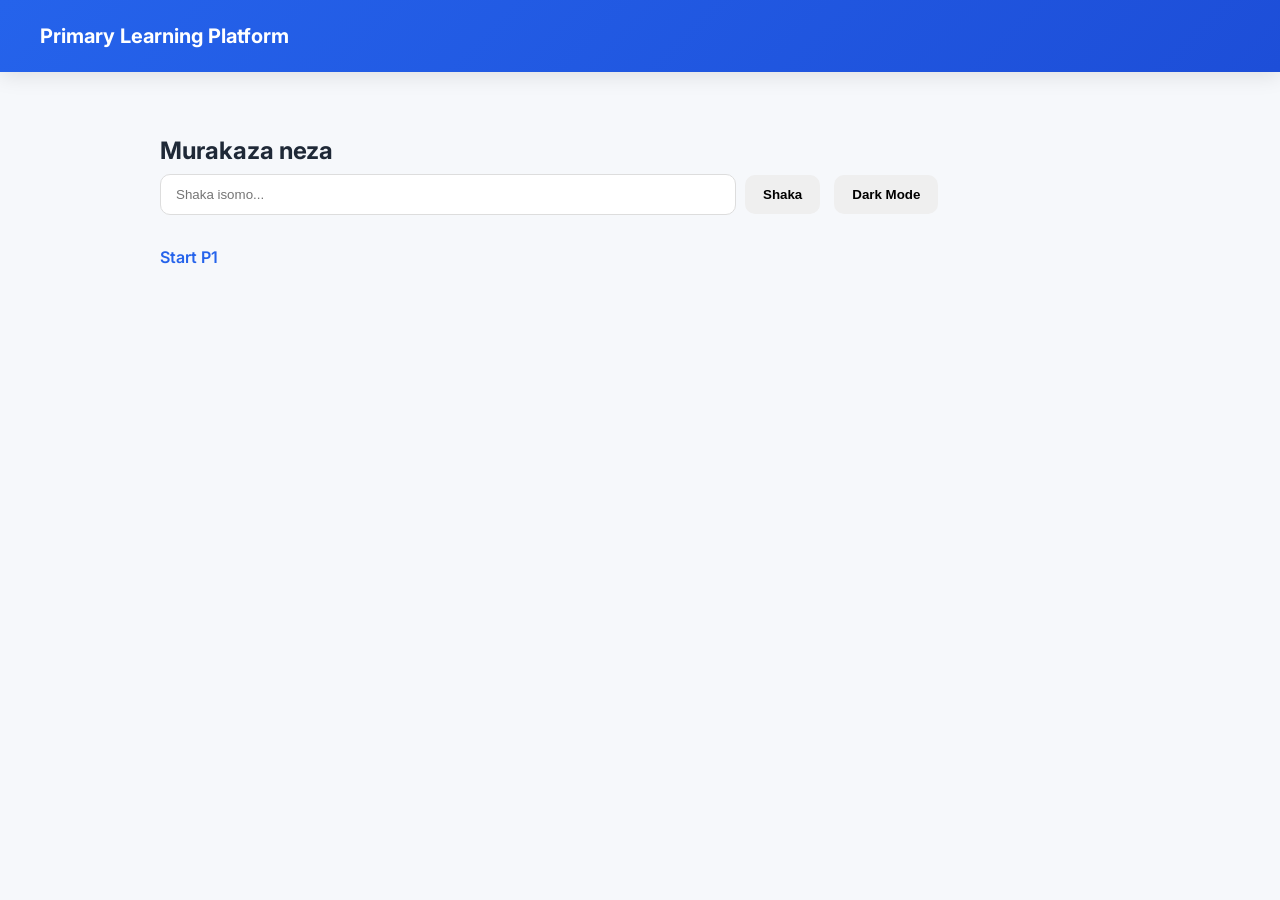
<file: index.html>
<!DOCTYPE html>
<html lang="rw">
<head>
<meta charset="UTF-8">
<meta name="viewport" content="width=device-width, initial-scale=1.0">
<title>Learning Platform</title>
<link rel="stylesheet" href="css/style.css">
</head>
<body>

<header>
<h1>Primary Learning Platform</h1>
</header>

<main>

<h2>Murakaza neza</h2>

<input id="searchInput" placeholder="Shaka isomo...">

<button onclick="searchLesson()">Shaka</button>
<button onclick="toggleDarkMode()">Dark Mode</button>

<br><br>

<a href="classes/p1.html">Start P1</a>

</main>

<script src="js/script.js"></script>

</body>
</html>
</file>
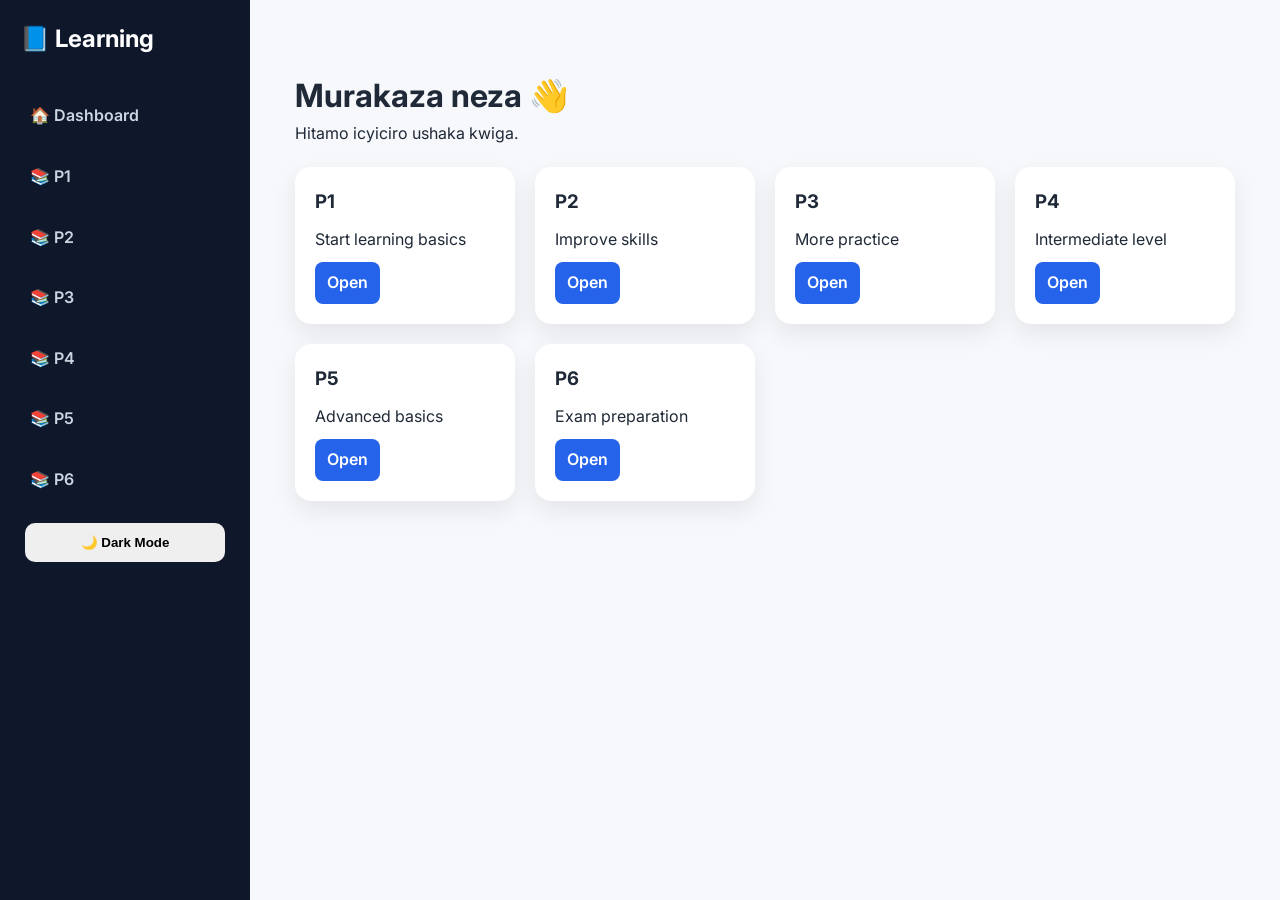
<file: dashboard.html>
<!DOCTYPE html>
<html lang="rw">
<head>
<meta charset="UTF-8">
<meta name="viewport" content="width=device-width, initial-scale=1.0">
<title>Dashboard - Learning Platform</title>

<link rel="stylesheet" href="css/style.css">
</head>

<body>

<div class="layout">

<!-- SIDEBAR -->
<aside class="sidebar">
    <h2>📘 Learning</h2>

    <a href="dashboard.html">🏠 Dashboard</a>
    <a href="classes/p1.html">📚 P1</a>
    <a href="classes/p2.html">📚 P2</a>
    <a href="classes/p3.html">📚 P3</a>
    <a href="classes/p4.html">📚 P4</a>
    <a href="classes/p5.html">📚 P5</a>
    <a href="classes/p6.html">📚 P6</a>

    <button onclick="toggleDarkMode()">🌙 Dark Mode</button>
</aside>

<!-- MAIN CONTENT -->
<main class="dashboard">

    <h1>Murakaza neza 👋</h1>
    <p>Hitamo icyiciro ushaka kwiga.</p>

    <!-- STATS CARDS -->
    <div class="grid">

        <div class="dash-card">
            <h3>P1</h3>
            <p>Start learning basics</p>
            <a href="classes/p1.html">Open</a>
        </div>

        <div class="dash-card">
            <h3>P2</h3>
            <p>Improve skills</p>
            <a href="classes/p2.html">Open</a>
        </div>

        <div class="dash-card">
            <h3>P3</h3>
            <p>More practice</p>
            <a href="classes/p3.html">Open</a>
        </div>

        <div class="dash-card">
            <h3>P4</h3>
            <p>Intermediate level</p>
            <a href="classes/p4.html">Open</a>
        </div>

        <div class="dash-card">
            <h3>P5</h3>
            <p>Advanced basics</p>
            <a href="classes/p5.html">Open</a>
        </div>

        <div class="dash-card">
            <h3>P6</h3>
            <p>Exam preparation</p>
            <a href="classes/p6.html">Open</a>
        </div>

    </div>

</main>

</div>

<script src="js/script.js"></script>

</body>
</html>
</file>
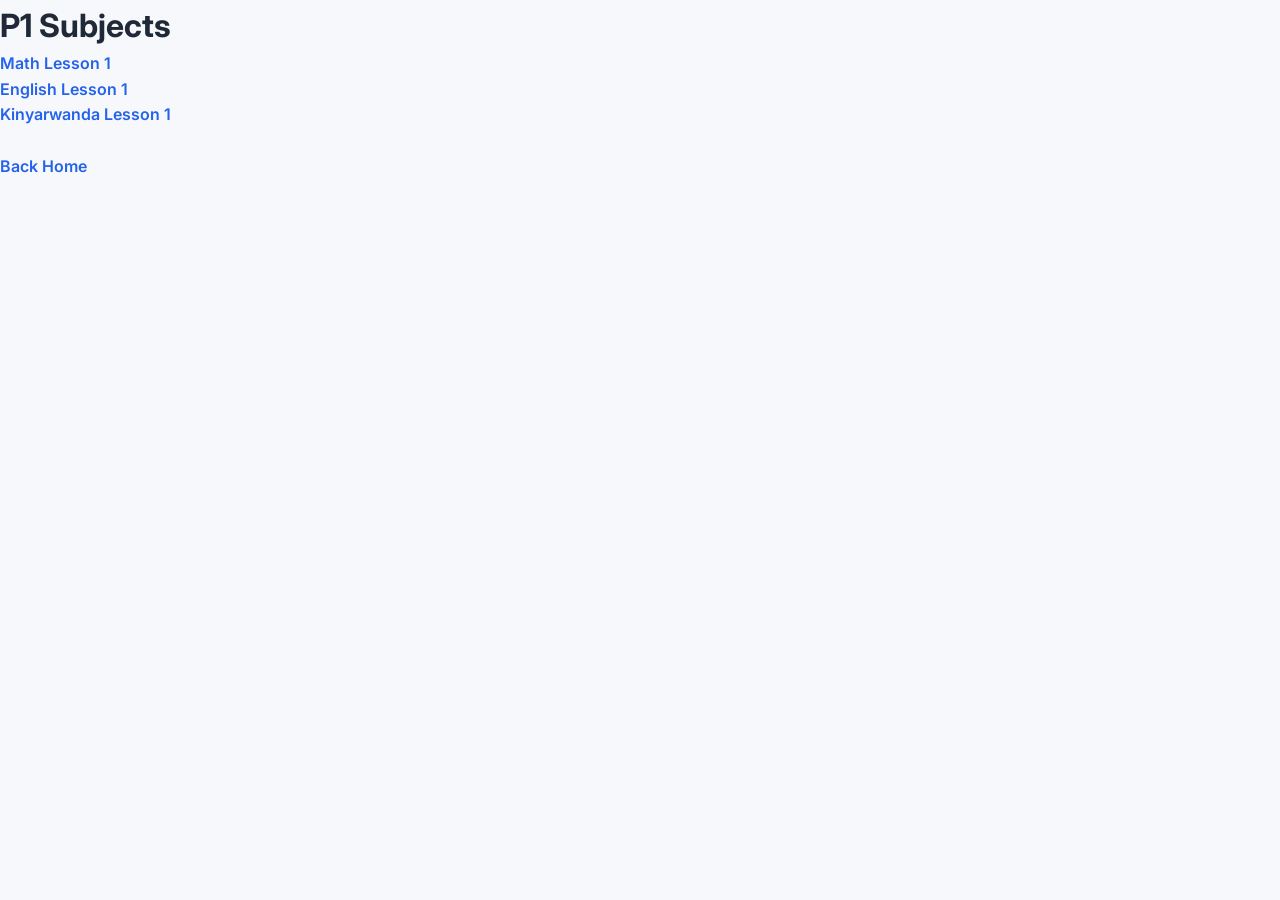
<file: classes/p1.html>
<!DOCTYPE html>
<html lang="rw">
<head>
<meta charset="UTF-8">
<title>P1</title>
<link rel="stylesheet" href="../css/style.css">
</head>
<body>

<h1>P1 Subjects</h1>

<a href="../lessons/p1/math-lesson1.html">Math Lesson 1</a><br>
<a href="../lessons/p1/english-lesson1.html">English Lesson 1</a><br>
<a href="../lessons/p1/kinyarwanda-lesson1.html">Kinyarwanda Lesson 1</a><br>

<br>
<a href="../index.html">Back Home</a>

</body>
</html>
</file>
<file: css/style.css>
@import url('https://fonts.googleapis.com/css2?family=Inter:wght@300;400;600;700&display=swap');

*{
    margin:0;
    padding:0;
    box-sizing:border-box;
}

body{
    font-family: 'Inter', sans-serif;
    background:#f6f8fb;
    color:#1f2937;
    line-height:1.6;
}

/* HEADER */
header{
    background: linear-gradient(135deg, #2563eb, #1d4ed8);
    color:white;
    padding:20px 40px;
    display:flex;
    justify-content:space-between;
    align-items:center;
    box-shadow:0 4px 20px rgba(0,0,0,0.1);
}

header h1{
    font-size:20px;
    font-weight:700;
}

/* MAIN CONTAINER */
main{
    max-width:1000px;
    margin:40px auto;
    padding:20px;
}

/* INPUT */
input{
    padding:12px 15px;
    width:60%;
    border:1px solid #ddd;
    border-radius:10px;
    outline:none;
    transition:0.3s;
}

input:focus{
    border-color:#2563eb;
    box-shadow:0 0 0 3px rgba(37,99,235,0.2);
}

/* BUTTONS */
button{
    padding:12px 18px;
    margin:5px;
    border:none;
    border-radius:10px;
    cursor:pointer;
    font-weight:600;
    transition:0.3s;
}

button:hover{
    transform:translateY(-2px);
}

button:nth-child(1){
    background:#2563eb;
    color:white;
}

button:nth-child(2){
    background:#111827;
    color:white;
}

/* LINKS */
a{
    text-decoration:none;
    color:#2563eb;
    font-weight:600;
}

/* CARDS (SaaS style) */
.card{
    background:white;
    padding:20px;
    border-radius:16px;
    box-shadow:0 10px 25px rgba(0,0,0,0.08);
    margin:15px 0;
    transition:0.3s;
}

.card:hover{
    transform:translateY(-5px);
}

/* GRID */
.class-cards{
    display:grid;
    grid-template-columns:repeat(auto-fit, minmax(220px, 1fr));
    gap:20px;
}

/* DARK MODE (SaaS style) */
.dark-mode{
    background:#0f172a;
    color:#e5e7eb;
}

.dark-mode header{
    background:#111827;
}

.dark-mode .card{
    background:#1e293b;
    color:white;
}

/* HERO STYLE */
.hero{
    text-align:center;
    padding:40px;
    background:white;
    border-radius:16px;
    box-shadow:0 10px 30px rgba(0,0,0,0.08);
    margin-bottom:30px;
}
/* LAYOUT */
.layout{
    display:flex;
    min-height:100vh;
}

/* SIDEBAR */
.sidebar{
    width:250px;
    background:#0f172a;
    color:white;
    padding:20px;
    display:flex;
    flex-direction:column;
    gap:15px;
}

.sidebar h2{
    margin-bottom:20px;
}

.sidebar a{
    color:#cbd5e1;
    text-decoration:none;
    padding:10px;
    border-radius:8px;
    transition:0.3s;
}

.sidebar a:hover{
    background:#1e293b;
    color:white;
}

/* DASHBOARD MAIN */
.dashboard{
    flex:1;
    padding:30px;
    background:#f6f8fb;
}

/* GRID */
.grid{
    display:grid;
    grid-template-columns:repeat(auto-fit, minmax(200px, 1fr));
    gap:20px;
    margin-top:20px;
}

/* DASH CARDS */
.dash-card{
    background:white;
    padding:20px;
    border-radius:16px;
    box-shadow:0 10px 25px rgba(0,0,0,0.08);
    transition:0.3s;
}

.dash-card:hover{
    transform:translateY(-5px);
}

.dash-card h3{
    margin-bottom:10px;
}

.dash-card a{
    display:inline-block;
    margin-top:10px;
    padding:8px 12px;
    background:#2563eb;
    color:white;
    border-radius:8px;
    text-decoration:none;
}

/* DARK MODE */
.dark-mode .dashboard{
    background:#0f172a;
    color:white;
}

.dark-mode .dash-card{
    background:#1e293b;
    color:white;
}

.dark-mode .sidebar{
    background:#000;
}
</file>
